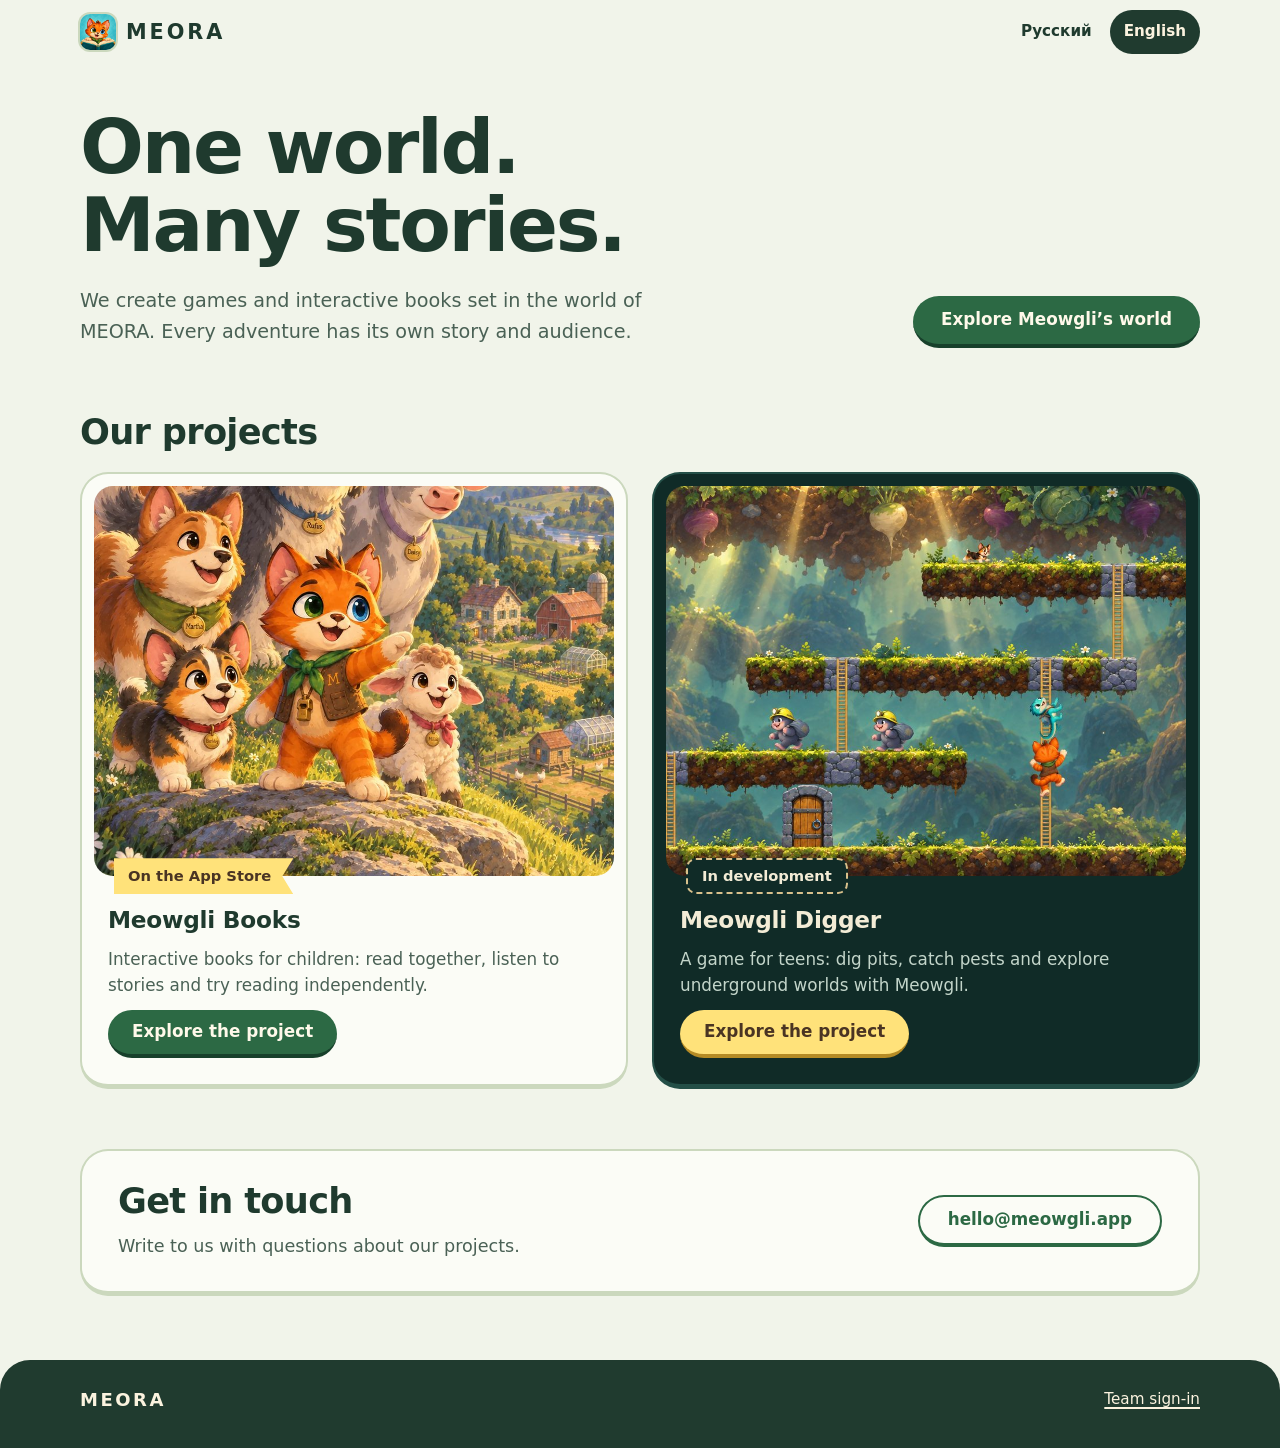
<file: index.html>
<!doctype html><html lang="en"><head><meta charset="utf-8"><meta name="viewport" content="width=device-width,initial-scale=1"><title>MEORA — choose your language</title><meta name="description" content="MEORA creates games and interactive books. Discover Meowgli Books for children and Meowgli Digger, an adventure game for teens."><link rel="canonical" href="https://meoraworld.com/"><link rel="alternate" hreflang="ru" href="https://meoraworld.com/ru/"><link rel="alternate" hreflang="en" href="https://meoraworld.com/en/"><link rel="alternate" hreflang="x-default" href="https://meoraworld.com/"><meta property="og:title" content="MEORA — choose your language"><meta property="og:description" content="MEORA creates games and interactive books. Discover Meowgli Books for children and Meowgli Digger, an adventure game for teens."><meta property="og:url" content="https://meoraworld.com/"><meta property="og:image" content="https://meoraworld.com/assets/og.jpg"><meta property="og:image:width" content="1200"><meta property="og:image:height" content="630"><meta property="og:image:alt" content="Meowgli"><meta property="og:locale" content="en_US"><meta property="og:type" content="website"><meta property="og:site_name" content="MEORA"><meta name="twitter:card" content="summary_large_image"><meta name="theme-color" content="#f1f4ea" media="(prefers-color-scheme: light)"><meta name="theme-color" content="#12211a" media="(prefers-color-scheme: dark)"><link rel="icon" type="image/png" href="/assets/meowgli.png"><link rel="apple-touch-icon" href="/assets/meowgli.png"><link rel="stylesheet" href="/style.css"><script type="application/ld+json">{"@context": "https://schema.org", "@graph": [{"@type": "Organization", "@id": "https://meoraworld.com/#organization", "name": "MEORA", "url": "https://meoraworld.com/", "email": "hello@meowgli.app"}, {"@type": "WebSite", "@id": "https://meoraworld.com/#website", "name": "MEORA", "url": "https://meoraworld.com/", "inLanguage": ["ru", "en"], "publisher": {"@id": "https://meoraworld.com/#organization"}}]}</script><script>const languages=navigator.languages||[navigator.language||'en'];const lang=languages.map(l=>l.slice(0,2).toLowerCase()).find(l=>['ru','en'].includes(l))||'en';location.replace('/'+lang+'/');</script></head><body><main class="choose"><p class="brand">MEORA</p><h1>Choose your language</h1><ul><li><a href="/ru/" hreflang="ru" lang="ru">Русский</a></li><li><a href="/en/" hreflang="en" lang="en">English</a></li></ul></main></body></html>
</file>
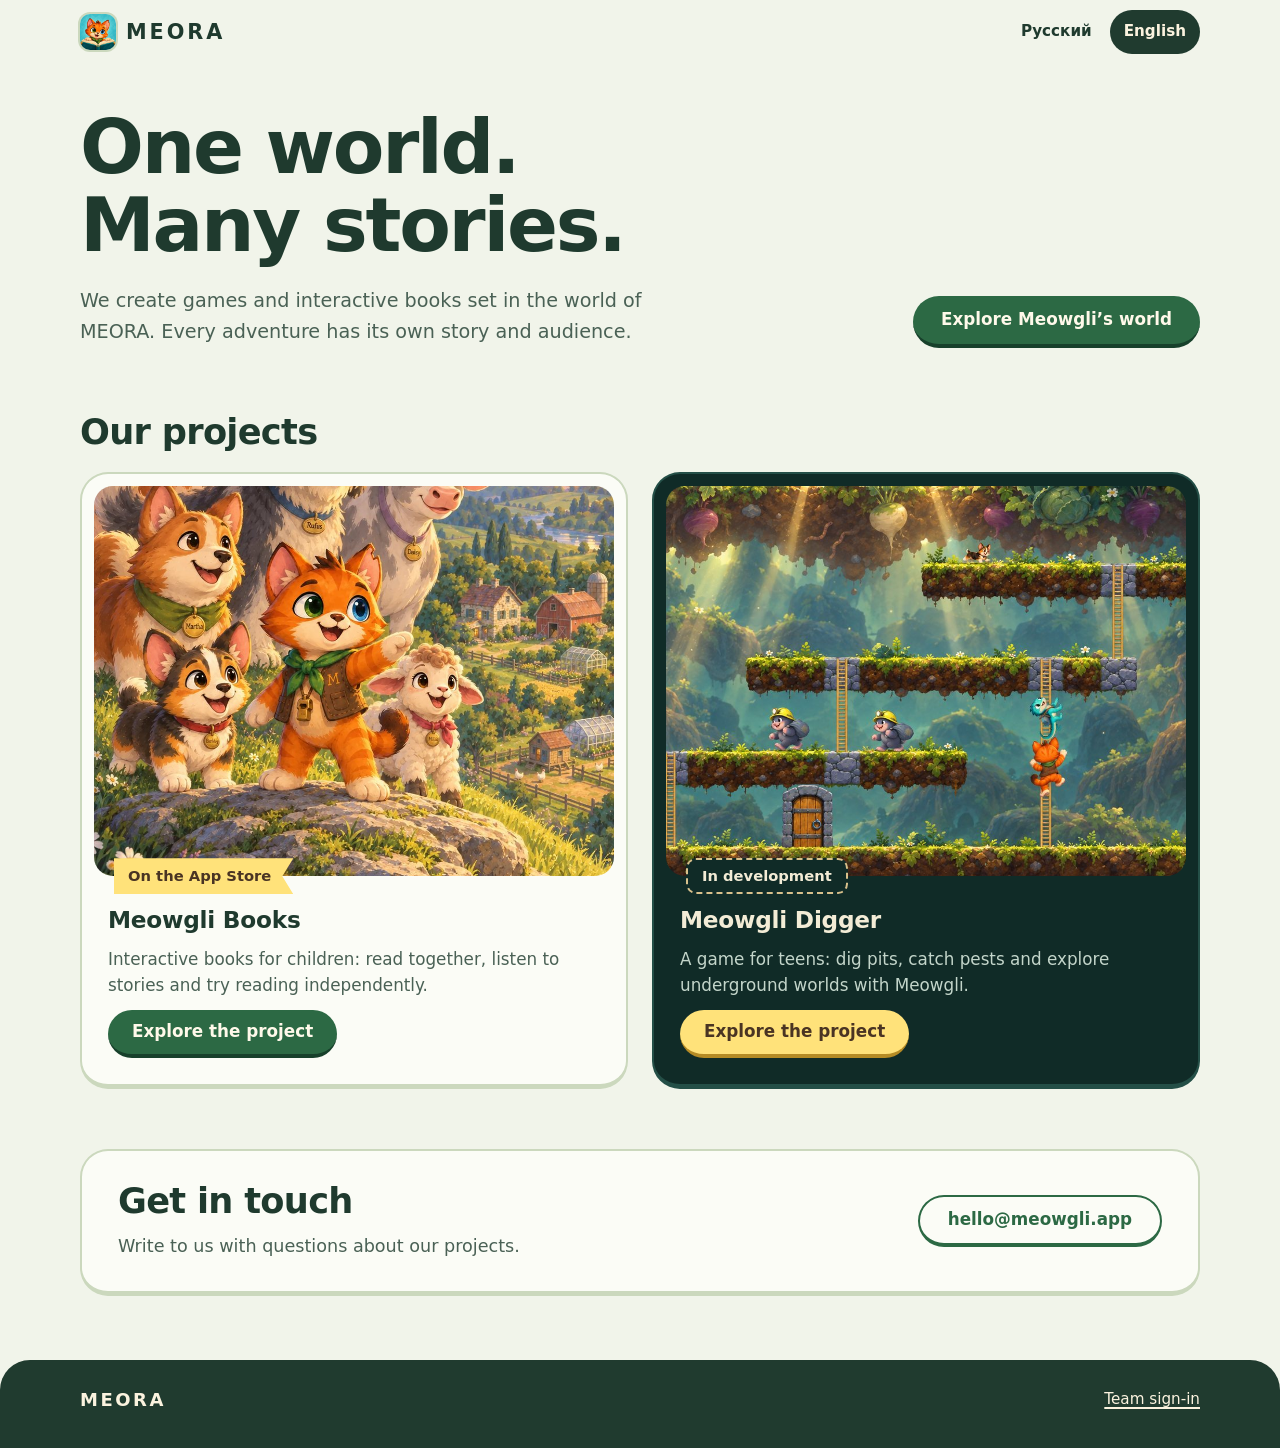
<file: en/index.html>
<!doctype html><html lang="en"><head><meta charset="utf-8"><meta name="viewport" content="width=device-width,initial-scale=1"><title>MEORA — games and interactive books studio</title><meta name="description" content="MEORA creates games and interactive books. Discover Meowgli Books for children and Meowgli Digger, an adventure game for teens."><link rel="canonical" href="https://meoraworld.com/en/"><link rel="alternate" hreflang="ru" href="https://meoraworld.com/ru/"><link rel="alternate" hreflang="en" href="https://meoraworld.com/en/"><link rel="alternate" hreflang="x-default" href="https://meoraworld.com/"><meta property="og:title" content="MEORA — games and interactive books studio"><meta property="og:description" content="MEORA creates games and interactive books. Discover Meowgli Books for children and Meowgli Digger, an adventure game for teens."><meta property="og:url" content="https://meoraworld.com/en/"><meta property="og:image" content="https://meoraworld.com/assets/og.jpg"><meta property="og:image:width" content="1200"><meta property="og:image:height" content="630"><meta property="og:image:alt" content="Meowgli"><meta property="og:locale" content="en_US"><meta property="og:type" content="website"><meta property="og:site_name" content="MEORA"><meta name="twitter:card" content="summary_large_image"><meta name="theme-color" content="#f1f4ea" media="(prefers-color-scheme: light)"><meta name="theme-color" content="#12211a" media="(prefers-color-scheme: dark)"><link rel="icon" type="image/png" href="/assets/meowgli.png"><link rel="apple-touch-icon" href="/assets/meowgli.png"><link rel="stylesheet" href="/style.css"><script type="application/ld+json">{"@context": "https://schema.org", "@graph": [{"@type": "Organization", "@id": "https://meoraworld.com/#organization", "name": "MEORA", "url": "https://meoraworld.com/", "email": "hello@meowgli.app"}, {"@type": "WebSite", "@id": "https://meoraworld.com/#website", "name": "MEORA", "url": "https://meoraworld.com/", "inLanguage": ["ru", "en"], "publisher": {"@id": "https://meoraworld.com/#organization"}}]}</script></head><body><a class="skip" href="#main">Skip to content</a><header class="top"><div class="wrap top-in"><a class="brand" href="/en/"><img class="brand-mark" src="/assets/meowgli.png" alt="" width="36" height="36">MEORA</a><nav class="langs" aria-label="Language"><a href="/ru/" hreflang="ru" lang="ru">Русский</a><span aria-current="page">English</span></nav></div></header><main id="main"><section class="hero"><div class="wrap hero-in"><h1>One world. Many stories.</h1><p class="intro">We create games and interactive books set in the world of MEORA. Every adventure has its own story and audience.</p><a class="button" href="https://meowgli.app/en/">Explore Meowgli’s world</a></div></section><section class="shelf" aria-labelledby="projects"><div class="wrap"><h2 id="projects">Our projects</h2><div class="windows"><article class="window books"><figure class="pic"><img src="/assets/farm.jpg" alt="Cover of Our Farm" width="1000" height="1333" loading="eager" fetchpriority="high"></figure><p class="status">On the App Store</p><div class="window-body"><h3>Meowgli Books</h3><p>Interactive books for children: read together, listen to stories and try reading independently.</p><a class="button" href="https://meowgli.app/en/books/">Explore the project<span class="vh"> — Meowgli Books</span></a></div></article><article class="window digger night"><figure class="pic"><img src="/assets/digger.jpg" alt="Key art of the underground world in Meowgli Digger" width="1200" height="675" loading="lazy"></figure><p class="status wip">In development</p><div class="window-body"><h3>Meowgli Digger</h3><p>A game for teens: dig pits, catch pests and explore underground worlds with Meowgli.</p><a class="button" href="https://meowgli.app/en/digger/">Explore the project<span class="vh"> — Meowgli Digger</span></a></div></article></div></div></section><section class="contact"><div class="wrap contact-in"><h2>Get in touch</h2><p>Write to us with questions about our projects.</p><a class="button ghost" href="mailto:hello@meowgli.app">hello@meowgli.app</a></div></section></main><footer class="foot"><div class="wrap foot-in"><span>MEORA</span><a href="https://tracker.meoraworld.com" rel="nofollow">Team sign-in</a></div></footer></body></html>
</file>
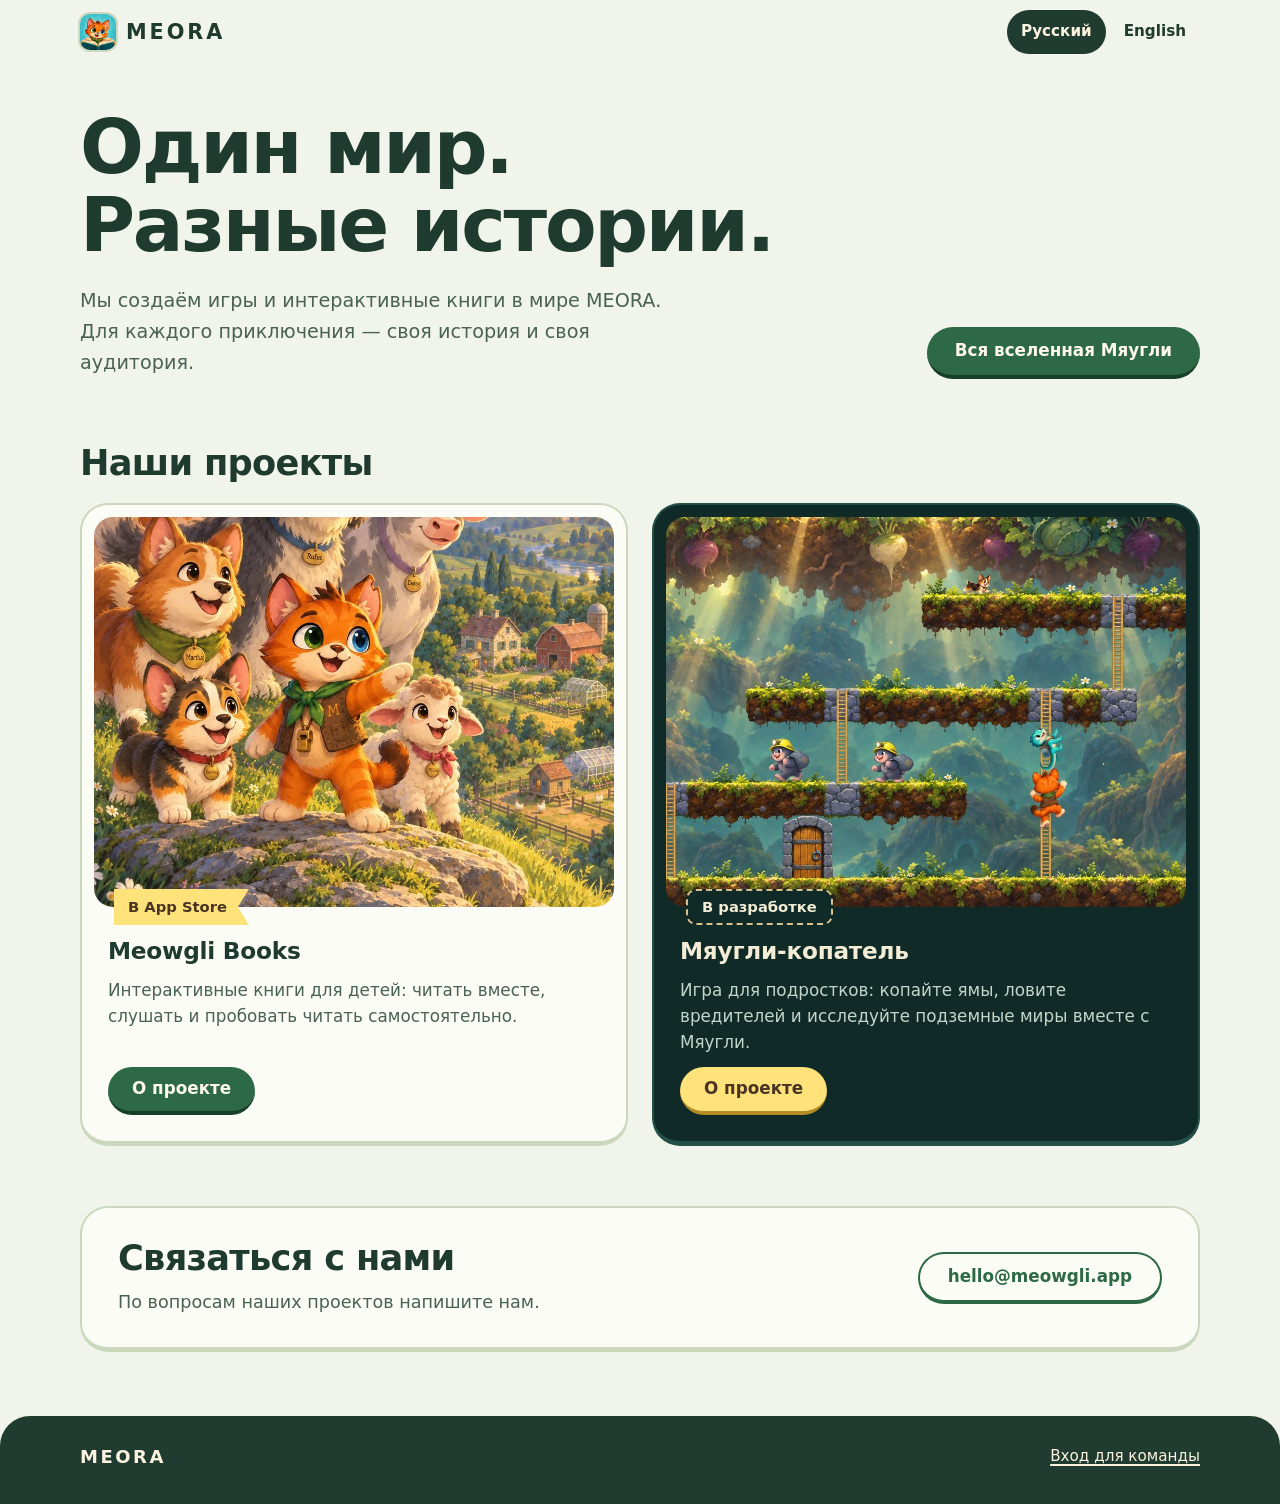
<file: ru/index.html>
<!doctype html><html lang="ru"><head><meta charset="utf-8"><meta name="viewport" content="width=device-width,initial-scale=1"><title>MEORA — студия игр и интерактивных книг</title><meta name="description" content="MEORA — студия игр и интерактивных книг. Знакомьтесь с Meowgli Books для детей и игрой «Мяугли-копатель» для подростков."><link rel="canonical" href="https://meoraworld.com/ru/"><link rel="alternate" hreflang="ru" href="https://meoraworld.com/ru/"><link rel="alternate" hreflang="en" href="https://meoraworld.com/en/"><link rel="alternate" hreflang="x-default" href="https://meoraworld.com/"><meta property="og:title" content="MEORA — студия игр и интерактивных книг"><meta property="og:description" content="MEORA — студия игр и интерактивных книг. Знакомьтесь с Meowgli Books для детей и игрой «Мяугли-копатель» для подростков."><meta property="og:url" content="https://meoraworld.com/ru/"><meta property="og:image" content="https://meoraworld.com/assets/og.jpg"><meta property="og:image:width" content="1200"><meta property="og:image:height" content="630"><meta property="og:image:alt" content="Meowgli"><meta property="og:locale" content="ru_RU"><meta property="og:type" content="website"><meta property="og:site_name" content="MEORA"><meta name="twitter:card" content="summary_large_image"><meta name="theme-color" content="#f1f4ea" media="(prefers-color-scheme: light)"><meta name="theme-color" content="#12211a" media="(prefers-color-scheme: dark)"><link rel="icon" type="image/png" href="/assets/meowgli.png"><link rel="apple-touch-icon" href="/assets/meowgli.png"><link rel="stylesheet" href="/style.css"><script type="application/ld+json">{"@context": "https://schema.org", "@graph": [{"@type": "Organization", "@id": "https://meoraworld.com/#organization", "name": "MEORA", "url": "https://meoraworld.com/", "email": "hello@meowgli.app"}, {"@type": "WebSite", "@id": "https://meoraworld.com/#website", "name": "MEORA", "url": "https://meoraworld.com/", "inLanguage": ["ru", "en"], "publisher": {"@id": "https://meoraworld.com/#organization"}}]}</script></head><body><a class="skip" href="#main">К содержанию</a><header class="top"><div class="wrap top-in"><a class="brand" href="/ru/"><img class="brand-mark" src="/assets/meowgli.png" alt="" width="36" height="36">MEORA</a><nav class="langs" aria-label="Язык"><span aria-current="page">Русский</span><a href="/en/" hreflang="en" lang="en">English</a></nav></div></header><main id="main"><section class="hero"><div class="wrap hero-in"><h1>Один мир. Разные истории.</h1><p class="intro">Мы создаём игры и интерактивные книги в мире MEORA. Для каждого приключения — своя история и своя аудитория.</p><a class="button" href="https://meowgli.app/ru/">Вся вселенная Мяугли</a></div></section><section class="shelf" aria-labelledby="projects"><div class="wrap"><h2 id="projects">Наши проекты</h2><div class="windows"><article class="window books"><figure class="pic"><img src="/assets/farm.jpg" alt="Обложка книги «Наша ферма»" width="1000" height="1333" loading="eager" fetchpriority="high"></figure><p class="status">В App Store</p><div class="window-body"><h3>Meowgli Books</h3><p>Интерактивные книги для детей: читать вместе, слушать и пробовать читать самостоятельно.</p><a class="button" href="https://meowgli.app/ru/books/">О проекте<span class="vh"> — Meowgli Books</span></a></div></article><article class="window digger night"><figure class="pic"><img src="/assets/digger.jpg" alt="Ключевой кадр подземного мира Копателя" width="1200" height="675" loading="lazy"></figure><p class="status wip">В разработке</p><div class="window-body"><h3>Мяугли-копатель</h3><p>Игра для подростков: копайте ямы, ловите вредителей и исследуйте подземные миры вместе с Мяугли.</p><a class="button" href="https://meowgli.app/ru/digger/">О проекте<span class="vh"> — Мяугли-копатель</span></a></div></article></div></div></section><section class="contact"><div class="wrap contact-in"><h2>Связаться с нами</h2><p>По вопросам наших проектов напишите нам.</p><a class="button ghost" href="mailto:hello@meowgli.app">hello@meowgli.app</a></div></section></main><footer class="foot"><div class="wrap foot-in"><span>MEORA</span><a href="https://tracker.meoraworld.com" rel="nofollow">Вход для команды</a></div></footer></body></html>
</file>
<file: style.css>
:root{
  color-scheme:light dark;
  --ui:ui-rounded,"SF Pro Rounded",system-ui,-apple-system,"Segoe UI",Roboto,"Helvetica Neue",Arial,sans-serif;
  --gutter:clamp(16px,4.5vw,40px);
  --bg:#f1f4ea;--card:#fbfcf6;--edge:#cbd8bd;--text:#1f3a2e;--muted:#4a6155;--link:#2c6944;
  --band:#203b2f;--on-band:#fbf3df;--on-band-soft:#c9d9c6;--pill:#203b2f;--on-pill:#fbf3df;
  --chip:#ffe27a;--on-chip:#4a3423;--stitch:#b99a5b;
  --btn:#2c6944;--btn-lip:#17402b;--on-btn:#fff9ea;
  --focus:#9a4700;--focus-on-band:#ffe27a;
}
@media(prefers-color-scheme:dark){:root{
  --bg:#12211a;--card:#1b3126;--edge:#325240;--text:#f1e8d0;--muted:#b8c9b9;--link:#e6c07f;
  --band:#0f1f17;--on-band-soft:#bdd0be;--pill:#f1e8d0;--on-pill:#12211a;--stitch:#8c7340;
  --btn:#e0b878;--btn-lip:#9a7a3f;--on-btn:#23311f;--focus:#ffbf78}}

*{box-sizing:border-box}
html{background:var(--bg);-webkit-text-size-adjust:100%}
body{margin:0;min-height:100vh;min-height:100svh;display:flex;flex-direction:column;background:var(--bg);color:var(--text);font:400 18px/1.65 var(--ui);overflow-wrap:break-word}
main{flex:1}
img{display:block;max-width:100%;height:auto}
a{color:var(--link);text-underline-offset:.2em;text-decoration-thickness:1.5px}
a:focus-visible{outline:3px solid var(--focus);outline-offset:3px;border-radius:6px}
.wrap{width:min(1120px,100% - 2 * var(--gutter));margin-inline:auto}
.skip{position:absolute;left:var(--gutter);top:-90px;z-index:10;padding:12px 18px;border-radius:12px;background:var(--card);color:var(--text);font-weight:700}
.skip:focus{top:10px}
.vh{position:absolute;width:1px;height:1px;overflow:hidden;clip:rect(0 0 0 0);white-space:nowrap}

/* Шапка */
.top-in{display:flex;align-items:center;justify-content:space-between;gap:12px;padding:8px 0}
.brand{display:inline-flex;align-items:center;gap:10px;min-height:48px;color:var(--text);font-weight:800;font-size:1.3rem;letter-spacing:.14em;text-decoration:none}
.brand-mark{width:36px;height:36px;border-radius:10px;box-shadow:0 0 0 2px var(--edge)}
.langs{display:flex;gap:4px}
.langs a,.langs span{display:inline-flex;align-items:center;justify-content:center;min-height:44px;min-width:44px;padding:0 14px;border-radius:999px;color:var(--text);font-weight:700;font-size:.95rem;text-decoration:none}
.langs a:hover{background:rgba(32,59,47,.09)}
.langs span{background:var(--pill);color:var(--on-pill);font-weight:800}

/* Сцена: заголовок и вход во вселенную */
.hero{padding:28px 0 40px}
.hero-in{display:grid;gap:22px;justify-items:start}
.hero h1{margin:0;max-width:11em;font:800 clamp(2.6rem,12vw,4.7rem)/1.04 var(--ui);letter-spacing:-.03em;text-wrap:balance}
.intro{margin:0;max-width:31em;font-size:1.2rem;line-height:1.6;color:var(--muted)}
.button{display:inline-flex;align-items:center;justify-content:center;min-height:52px;padding:0 28px;border-radius:999px;background:var(--btn);color:var(--on-btn);font-weight:800;font-size:1.05rem;text-align:center;text-decoration:none;border-bottom:4px solid var(--btn-lip)}
.button:active{transform:translateY(2px);border-bottom-width:2px}
.button.ghost{background:transparent;color:var(--link);border:2px solid var(--btn);border-bottom-width:4px}
@media(min-width:900px){
  .hero{padding:44px 0 56px}
  .hero-in{grid-template-columns:minmax(0,1fr) auto;align-items:end;column-gap:48px}
  .hero h1{grid-column:1}
  .intro{grid-column:1}
  .hero .button{grid-column:2;grid-row:1 / span 2;align-self:end}
}

/* Проекты: две рамки с картинами */
.shelf{padding:8px 0 56px}
.shelf h2,.contact h2{margin:0 0 20px;font:800 clamp(1.6rem,6vw,2.2rem)/1.15 var(--ui);letter-spacing:-.02em}
.windows{display:grid;gap:18px}
.window{display:flex;flex-direction:column;gap:14px;padding:10px 10px 22px;background:var(--card);color:var(--text);border:2px solid var(--edge);border-bottom-width:5px;border-radius:28px}
.window .pic{margin:0}
.window .pic img{width:100%;aspect-ratio:3/2;object-fit:cover;border-radius:19px}
.window.books .pic img{object-position:50% 68%}
.window.digger .pic img{object-position:72% 50%}
.window-body{flex:1;display:flex;flex-direction:column;align-items:flex-start;gap:12px;padding:0 14px}
.window h3{margin:0;font:800 1.45rem/1.2 var(--ui);letter-spacing:-.01em}
.window-body p{margin:0;color:var(--muted);font-size:1.05rem;line-height:1.55}
.window .status{position:relative;z-index:1;align-self:flex-start;margin:-32px 0 -2px 16px}
.window .button{margin-top:auto;min-height:48px;padding:0 24px}
.window.night{--card:#102b27;--edge:#244f47;--text:#f3ecd6;--muted:#c3d5ca;--btn:var(--chip);--btn-lip:#b58b25;--on-btn:var(--on-chip);--stitch:#d8c18c}
.window.night .button{color:var(--on-chip)}
@media(prefers-color-scheme:dark){.window.night{--card:#0b201d;--edge:#1f4a43}}
@media(hover:hover){.window{transition:transform .15s,box-shadow .15s}.window:hover{transform:translateY(-3px);box-shadow:0 14px 26px -16px rgba(32,59,47,.55)}}
@media(min-width:760px){
  .windows{grid-template-columns:1fr 1fr;gap:24px}
  .window{padding:12px 12px 26px}
  .window .pic img{aspect-ratio:4/3}
  .window .status{margin-left:20px}
}

/* Ярлыки статуса: «скоро» — золотая ленточка с вырезом (как ушко Мяугли), «в разработке» — пунктир, как стежки */
.status{display:inline-flex;align-items:center;margin:0;min-height:36px;padding:4px 22px 4px 14px;font-size:.92rem;font-weight:800;line-height:1.25;color:var(--on-chip);background:var(--chip);clip-path:polygon(0 0,100% 0,calc(100% - 11px) 50%,100% 100%,0 100%)}
.status.wip{padding:3px 14px;background:var(--card);color:var(--text);border:2px dashed var(--stitch);border-radius:10px;clip-path:none}

/* Контакт */
.contact{padding:4px 0 64px}
.contact-in{display:grid;gap:10px;justify-items:start}
.contact-in .button{margin-top:10px}
.contact p{margin:0;max-width:30em;color:var(--muted);font-size:1.1rem}
.contact h2{margin-bottom:0}
@media(min-width:900px){
  .contact-in{grid-template-columns:minmax(0,1fr) auto;align-items:center;column-gap:48px;padding:30px 36px;border:2px solid var(--edge);border-bottom-width:5px;border-radius:28px;background:var(--card)}
  .contact-in .button{grid-column:2;grid-row:1 / span 2;margin-top:0}
}

/* Подвал */
.foot{background:var(--band);color:var(--on-band-soft);padding:18px 0 26px;border-radius:30px 30px 0 0}
.foot-in{display:flex;flex-wrap:wrap;align-items:center;justify-content:space-between;gap:0 22px}
.foot-in span{font-weight:800;letter-spacing:.14em;color:var(--on-band)}
.foot a{display:inline-flex;align-items:center;justify-content:center;min-height:44px;min-width:44px;color:var(--on-band);font-size:.95rem}
.foot a:focus-visible{outline-color:var(--focus-on-band)}

/* Выбор языка и 404 */
.choose{flex:1;display:grid;align-content:center;justify-items:center;gap:18px;padding:48px var(--gutter);text-align:center}
.choose .brand{min-height:0}
.choose h1{margin:0;font:800 clamp(1.8rem,7vw,2.6rem)/1.15 var(--ui);letter-spacing:-.02em}
.choose p{margin:0;color:var(--muted)}
.choose ul{display:grid;gap:12px;width:min(320px,100%);margin:6px 0 0;padding:0;list-style:none}
.choose li a{display:flex;align-items:center;justify-content:center;min-height:56px;padding:0 28px;border-radius:999px;background:var(--pill);color:var(--on-pill);font-weight:800;text-decoration:none;border-bottom:4px solid #0b1912}
@media(prefers-color-scheme:dark){.choose li a{border-bottom-color:#c9b98f}}
.choose li a:focus-visible{outline-color:var(--focus)}

@media(prefers-reduced-motion:reduce){*{transition:none!important}}
</file>
